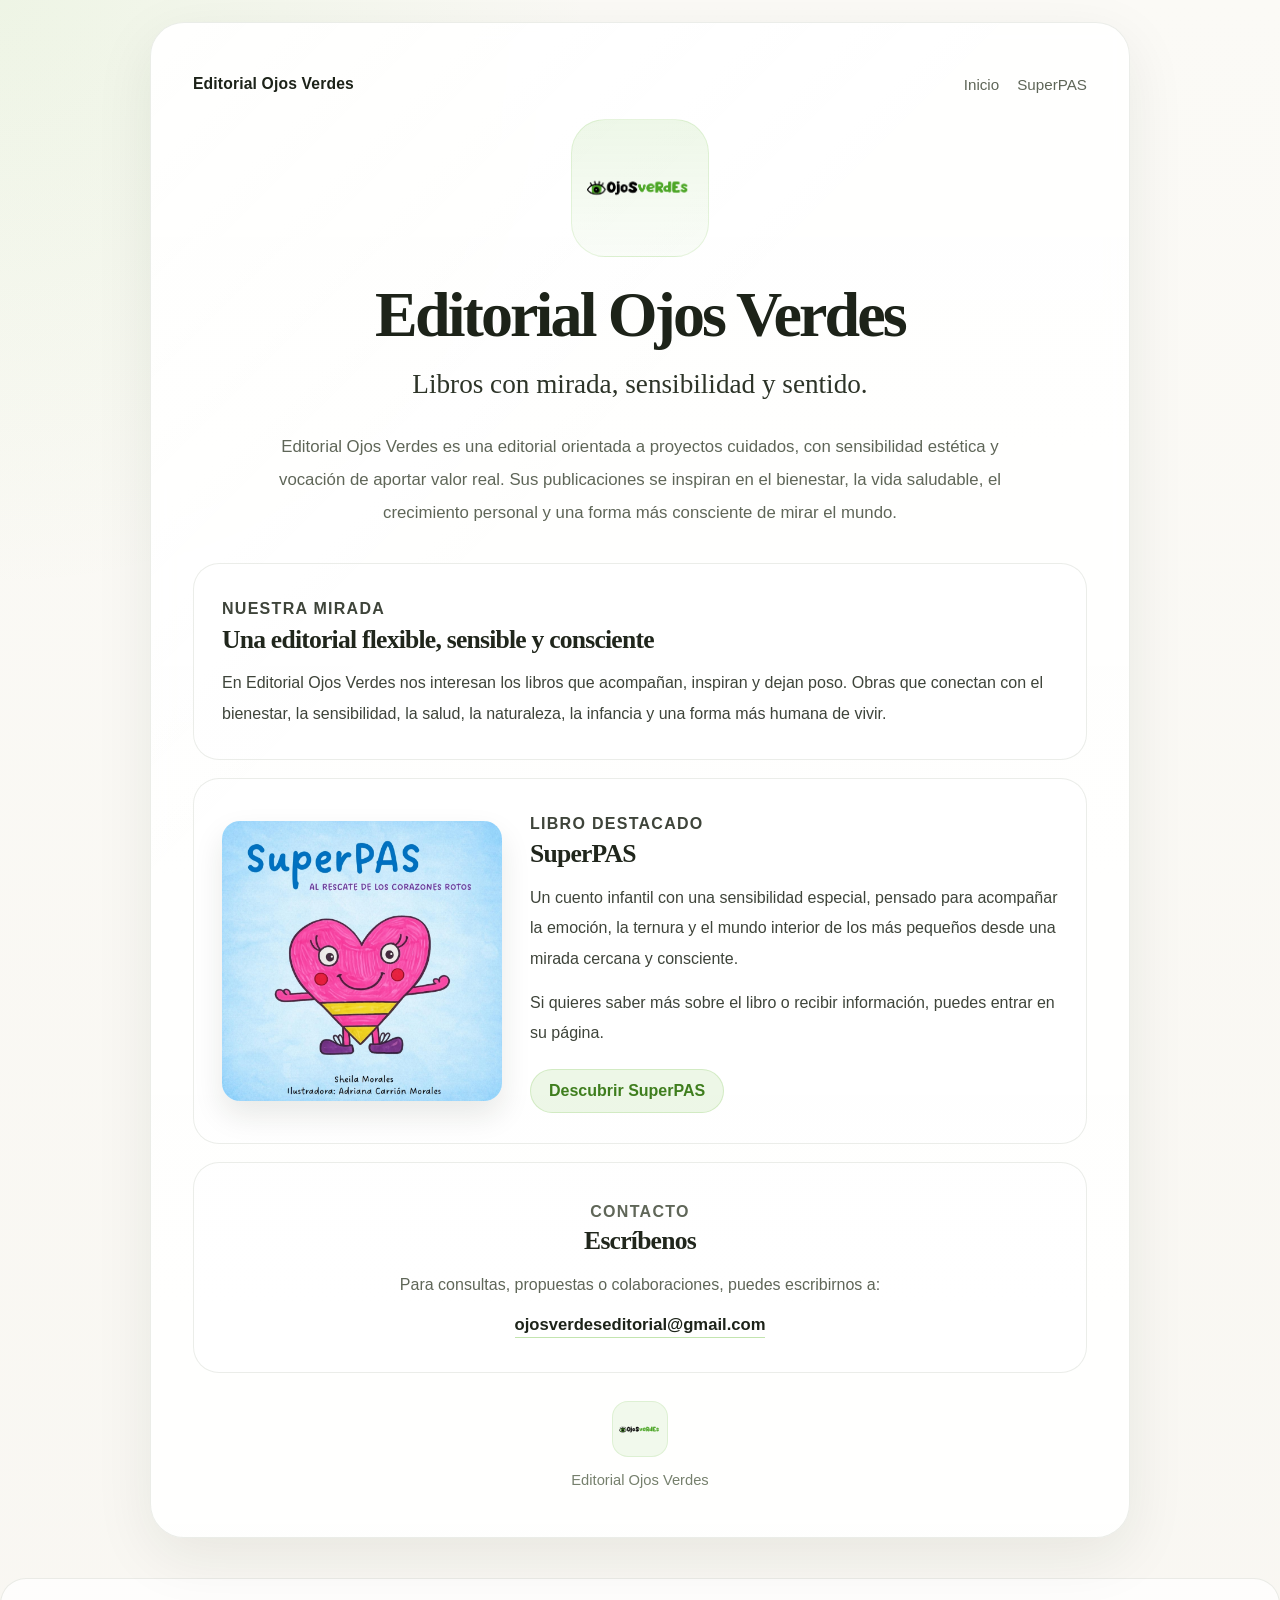
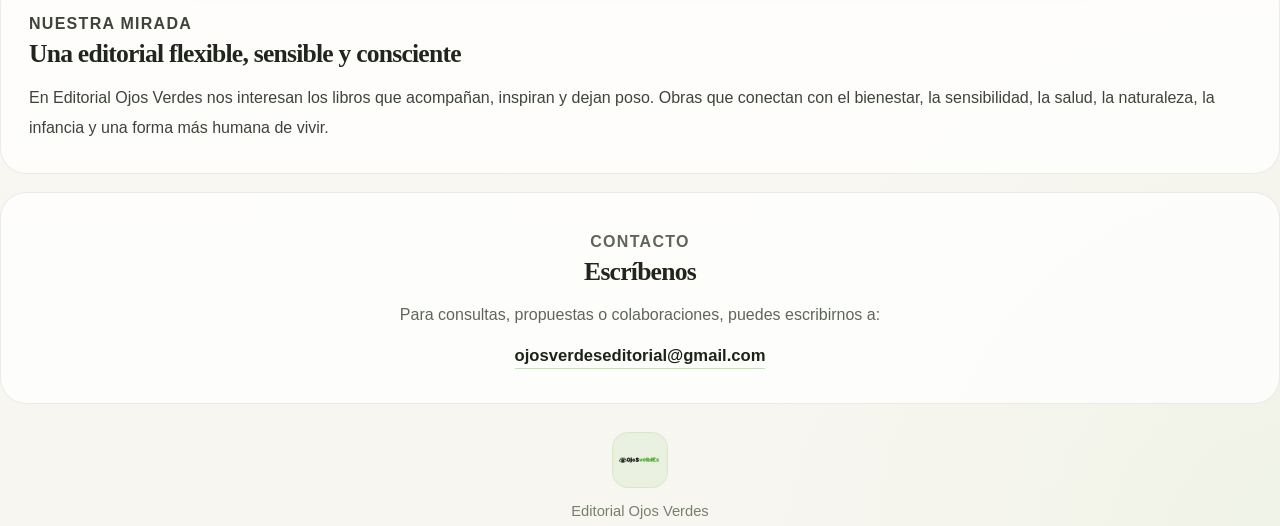
<file: index.html>
<!DOCTYPE html>
<html lang="es">
<head>
  <meta charset="UTF-8" />
  <meta name="viewport" content="width=device-width, initial-scale=1.0" />
  <title>Editorial Ojos Verdes</title>
  <meta
    name="description"
    content="Editorial Ojos Verdes. Libros con mirada, sensibilidad y sentido."
  />
  <link rel="icon" type="image/png" href="images/ojosverdesicon.png" />
  <link rel="stylesheet" href="styles.css" />
</head>
<body>
  <div class="page">
    <div class="shell">
      <main class="card">
        <div class="inner">

          <header class="site-header">
            <a class="header-brand" href="index.html">Editorial Ojos Verdes</a>
            <nav class="site-nav" aria-label="Navegación principal">
              <a href="index.html">Inicio</a>
              <a href="superpas.html">SuperPAS</a>
            </nav>
          </header>

          <section class="hero">
            <div class="hero-logo">
              <img src="images/logo-ojos-verdes.png" alt="Logo de Editorial Ojos Verdes" />
            </div>

            <h1>Editorial Ojos Verdes</h1>

            <p class="claim">
              Libros con mirada, sensibilidad y sentido.
            </p>

            <p class="intro">
              Editorial Ojos Verdes es una editorial orientada a proyectos cuidados,
              con sensibilidad estética y vocación de aportar valor real. Sus publicaciones
              se inspiran en el bienestar, la vida saludable, el crecimiento personal y una
              forma más consciente de mirar el mundo.
            </p>
          </section>

          <div class="content">
            <section class="section">
              <p class="section-label">Nuestra mirada</p>
              <h2>Una editorial flexible, sensible y consciente</h2>
              <p>
                En Editorial Ojos Verdes nos interesan los libros que acompañan, inspiran
                y dejan poso. Obras que conectan con el bienestar, la sensibilidad, la salud,
                la naturaleza, la infancia y una forma más humana de vivir.
              </p>
            </section>

            <section class="section featured-book">
              <div class="featured-book-grid">
                <div class="featured-book-cover">
                  <img src="images/superpas.jpg" alt="Portada del libro SuperPAS" />
                </div>

                <div class="featured-book-content">
                  <p class="section-label">Libro destacado</p>
                  <h2>SuperPAS</h2>
                  <p>
                    Un cuento infantil con una sensibilidad especial, pensado para acompañar
                    la emoción, la ternura y el mundo interior de los más pequeños desde una
                    mirada cercana y consciente.
                  </p>
                  <p>
                    Si quieres saber más sobre el libro o recibir información, puedes entrar
                    en su página.
                  </p>
                  <a class="button-link" href="superpas.html">Descubrir SuperPAS</a>
                </div>
              </div>
            </section>

            <section class="section contact">
              <p class="section-label">Contacto</p>
              <h2>Escríbenos</h2>
              <p>
                Para consultas, propuestas o colaboraciones, puedes escribirnos a:
              </p>
              <a class="email" href="mailto:ojosverdeseditorial@gmail.com">
                ojosverdeseditorial@gmail.com
              </a>
            </section>
          </div>

          <footer>
            <div class="footer-logo">
              <img src="images/logo-ojos-verdes.png" alt="Logo de Editorial Ojos Verdes" />
            </div>
            <div class="footer-text">Editorial Ojos Verdes</div>
          </footer>

        </div>
      </main>
    </div>
  </div>
</body>
</html>
          <div class="content">
            <section class="section">
              <p class="section-label">Nuestra mirada</p>
              <h2>Una editorial flexible, sensible y consciente</h2>
              <p>
                En Editorial Ojos Verdes nos interesan los libros que acompañan, inspiran
                y dejan poso. Obras que conectan con el bienestar, la sensibilidad, la salud,
                la naturaleza, la infancia y una forma más humana de vivir.
              </p>
            </section>

            <section class="section contact">
              <p class="section-label">Contacto</p>
              <h2>Escríbenos</h2>
              <p>
                Para consultas, propuestas o colaboraciones, puedes escribirnos a:
              </p>
              <a class="email" href="mailto:ojosverdeseditorial@gmail.com">
                ojosverdeseditorial@gmail.com
              </a>
            </section>
          </div>

          <footer>
            <div class="footer-logo">
              <img src="images/logo-ojos-verdes.png" alt="Logo de Editorial Ojos Verdes" />
            </div>
            <div class="footer-text">Editorial Ojos Verdes</div>
          </footer>

        </div>
      </main>
    </div>
  </div>
</body>
</html>
</file>
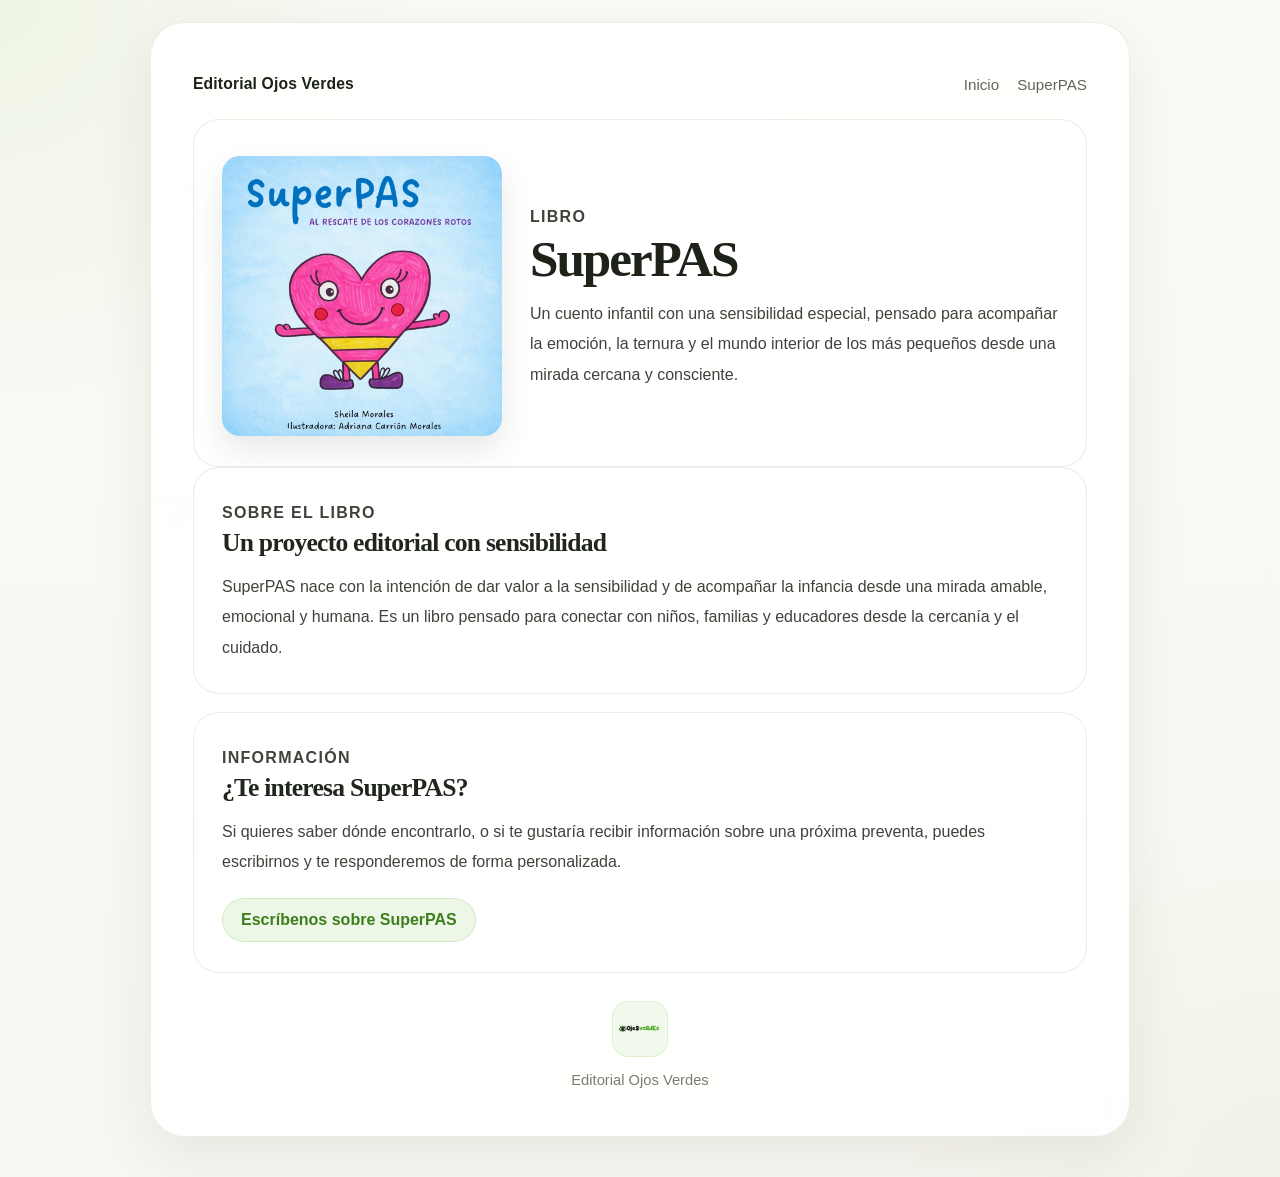
<file: superpas.html>
<!DOCTYPE html>
<html lang="es">
<head>
  <meta charset="UTF-8" />
  <meta name="viewport" content="width=device-width, initial-scale=1.0" />
  <title>SuperPAS | Editorial Ojos Verdes</title>
  <meta
    name="description"
    content="SuperPAS, un cuento infantil presentado por Editorial Ojos Verdes."
  />
  <link rel="icon" type="image/png" href="images/ojosverdesicon.png" />
  <link rel="stylesheet" href="styles.css" />
</head>
<body>
  <div class="page">
    <div class="shell">
      <main class="card">
        <div class="inner">

          <header class="site-header">
            <a class="header-brand" href="index.html">Editorial Ojos Verdes</a>
            <nav class="site-nav" aria-label="Navegación principal">
              <a href="index.html">Inicio</a>
              <a href="superpas.html">SuperPAS</a>
            </nav>
          </header>

          <section class="section featured-book featured-book-page">
            <div class="featured-book-grid">
              <div class="featured-book-cover">
                <img src="images/superpas.jpg" alt="Portada del libro SuperPAS" />
              </div>

              <div class="featured-book-content">
                <p class="section-label">Libro</p>
                <h1 class="page-title">SuperPAS</h1>
                <p class="book-lead">
                  Un cuento infantil con una sensibilidad especial, pensado para acompañar
                  la emoción, la ternura y el mundo interior de los más pequeños desde una
                  mirada cercana y consciente.
                </p>
              </div>
            </div>
          </section>

          <div class="content">
            <section class="section">
              <p class="section-label">Sobre el libro</p>
              <h2>Un proyecto editorial con sensibilidad</h2>
              <p>
                SuperPAS nace con la intención de dar valor a la sensibilidad y de acompañar
                la infancia desde una mirada amable, emocional y humana. Es un libro pensado
                para conectar con niños, familias y educadores desde la cercanía y el cuidado.
              </p>
            </section>

            <section class="section">
              <p class="section-label">Información</p>
              <h2>¿Te interesa SuperPAS?</h2>
              <p>
                Si quieres saber dónde encontrarlo, o si te gustaría recibir información
                sobre una próxima preventa, puedes escribirnos y te responderemos de forma
                personalizada.
              </p>
              <a class="button-link" href="mailto:ojosverdeseditorial@gmail.com?subject=Consulta%20sobre%20SuperPAS">
                Escríbenos sobre SuperPAS
              </a>
            </section>
          </div>

          <footer>
            <div class="footer-logo">
              <img src="images/logo-ojos-verdes.png" alt="Logo de Editorial Ojos Verdes" />
            </div>
            <div class="footer-text">Editorial Ojos Verdes</div>
          </footer>

        </div>
      </main>
    </div>
  </div>
</body>
</html>
</file>
<file: styles.css>
* {
  box-sizing: border-box;
}

:root {
  --bg: #f8f6f1;
  --bg-soft: #f3f0e8;
  --surface: rgba(255, 255, 255, 0.9);
  --surface-2: rgba(255, 255, 255, 0.75);
  --border: rgba(60, 78, 43, 0.1);
  --text: #1d2319;
  --muted: #5f6658;
  --green: #53b21c;
  --green-deep: #3f7e1e;
  --shadow: 0 18px 60px rgba(26, 35, 18, 0.08);
  --radius-xl: 34px;
  --radius-lg: 26px;
}

html {
  scroll-behavior: smooth;
}

body {
  margin: 0;
  min-height: 100vh;
  color: var(--text);
  background:
    radial-gradient(circle at top left, rgba(83, 178, 28, 0.08), transparent 24%),
    radial-gradient(circle at bottom right, rgba(83, 178, 28, 0.05), transparent 22%),
    linear-gradient(180deg, #fbfaf6 0%, var(--bg) 100%);
  font-family: -apple-system, BlinkMacSystemFont, "Segoe UI", Roboto, Helvetica, Arial, sans-serif;
}

.page {
  padding: 22px 14px 40px;
}

.shell {
  max-width: 980px;
  margin: 0 auto;
}

.card {
  background: var(--surface);
  border: 1px solid var(--border);
  border-radius: var(--radius-xl);
  box-shadow: var(--shadow);
  overflow: hidden;
  position: relative;
  backdrop-filter: blur(10px);
  -webkit-backdrop-filter: blur(10px);
}

.card::before {
  content: "";
  position: absolute;
  inset: 0;
  pointer-events: none;
  background:
    linear-gradient(135deg, rgba(255,255,255,0.38), transparent 36%),
    linear-gradient(180deg, transparent, rgba(255,255,255,0.14));
}

.inner {
  position: relative;
  z-index: 1;
  padding: 52px 42px 42px;
}

.hero {
  text-align: center;
  padding-bottom: 34px;
}

.hero-logo {
  display: inline-flex;
  align-items: center;
  justify-content: center;
  width: 138px;
  height: 138px;
  margin-bottom: 26px;
  border-radius: 34px;
  background: linear-gradient(180deg, rgba(83, 178, 28, 0.1), rgba(83, 178, 28, 0.03));
  border: 1px solid rgba(83, 178, 28, 0.12);
  overflow: hidden;
}

.hero-logo img {
  width: 106px;
  height: auto;
  display: block;
}

h1 {
  margin: 0;
  font-family: Georgia, "Times New Roman", serif;
  font-size: clamp(2.5rem, 5vw, 4.2rem);
  line-height: 1;
  letter-spacing: -0.045em;
  font-weight: 600;
  color: #1d2319;
}

.claim {
  margin: 18px auto 0;
  max-width: 650px;
  font-family: Georgia, "Times New Roman", serif;
  font-size: clamp(1.18rem, 2.3vw, 1.7rem);
  line-height: 1.4;
  color: #2d3428;
}

.intro {
  margin: 28px auto 0;
  max-width: 760px;
  font-size: 1.05rem;
  line-height: 1.95;
  color: var(--muted);
}

.content {
  display: grid;
  gap: 18px;
}

.section {
  background: var(--surface-2);
  border: 1px solid var(--border);
  border-radius: var(--radius-lg);
  padding: 30px 28px;
}

.section-label {
  margin: 0 0 10px 0;
  color: var(--green-deep);
  font-size: 0.82rem;
  font-weight: 800;
  letter-spacing: 0.08em;
  text-transform: uppercase;
}

.section h2 {
  margin: 0 0 14px 0;
  font-family: Georgia, "Times New Roman", serif;
  font-size: clamp(1.5rem, 2vw, 2.2rem);
  line-height: 1.15;
  letter-spacing: -0.03em;
  color: #20261c;
}

.section p {
  margin: 0;
  color: #3e443a;
  font-size: 1rem;
  line-height: 1.9;
}

.contact {
  text-align: center;
  padding: 34px 28px;
}

.contact p {
  max-width: 620px;
  margin: 0 auto;
  color: var(--muted);
  font-size: 1rem;
  line-height: 1.85;
}

.email {
  display: inline-block;
  margin-top: 16px;
  color: var(--text);
  text-decoration: none;
  font-weight: 600;
  font-size: 1.04rem;
  border-bottom: 1px solid rgba(83, 178, 28, 0.35);
  padding-bottom: 2px;
  word-break: break-word;
}

.email:hover {
  color: var(--green-deep);
  border-bottom-color: var(--green-deep);
}

footer {
  padding: 28px 0 2px;
  text-align: center;
  color: #76806d;
}

.footer-logo {
  display: inline-flex;
  align-items: center;
  justify-content: center;
  width: 56px;
  height: 56px;
  margin-bottom: 12px;
  border-radius: 16px;
  background: rgba(83, 178, 28, 0.08);
  border: 1px solid rgba(83, 178, 28, 0.12);
  overflow: hidden;
}

.footer-logo img {
  width: 42px;
  height: auto;
  display: block;
}

.footer-text {
  font-size: 0.92rem;
  line-height: 1.6;
}

@media (max-width: 720px) {
  .inner {
    padding: 34px 20px 28px;
  }

  .hero {
    padding-bottom: 26px;
  }

  .hero-logo {
    width: 112px;
    height: 112px;
    margin-bottom: 20px;
    border-radius: 28px;
  }

  .hero-logo img {
    width: 86px;
  }

  .intro,
  .section p,
  .contact p,
  .email {
    font-size: 0.98rem;
  }

  .section,
  .contact {
    padding: 24px 20px;
  }
  }
.site-header {
  display: flex;
  align-items: center;
  justify-content: space-between;
  gap: 20px;
  padding-bottom: 26px;
}

.header-brand {
  color: var(--text);
  text-decoration: none;
  font-weight: 600;
  font-size: 0.98rem;
  letter-spacing: 0.01em;
}

.site-nav {
  display: flex;
  align-items: center;
  gap: 18px;
}

.site-nav a {
  color: var(--muted);
  text-decoration: none;
  font-size: 0.95rem;
}

.site-nav a:hover {
  color: var(--green-deep);
}

.featured-book-grid {
  display: grid;
  grid-template-columns: 280px 1fr;
  gap: 28px;
  align-items: center;
}

.featured-book-cover img {
  width: 100%;
  max-width: 280px;
  height: auto;
  display: block;
  border-radius: 18px;
  box-shadow: 0 14px 30px rgba(26, 35, 18, 0.10);
}

.featured-book-content p + p {
  margin-top: 14px;
}

.button-link {
  display: inline-block;
  margin-top: 20px;
  padding: 12px 18px;
  border-radius: 999px;
  background: rgba(83, 178, 28, 0.10);
  border: 1px solid rgba(83, 178, 28, 0.18);
  color: var(--green-deep);
  text-decoration: none;
  font-weight: 600;
}

.button-link:hover {
  background: rgba(83, 178, 28, 0.16);
}

@media (max-width: 720px) {
  .site-header {
    flex-direction: column;
    align-items: flex-start;
    gap: 12px;
  }

  .site-nav {
    gap: 14px;
    flex-wrap: wrap;
  }

  .featured-book-grid {
    grid-template-columns: 1fr;
  }

  .featured-book-cover img {
    max-width: 220px;
  }
}
.featured-book-page {
  padding-top: 36px;
}

.page-title {
  margin: 0 0 14px 0;
  font-family: Georgia, "Times New Roman", serif;
  font-size: clamp(2rem, 4vw, 3.4rem);
  line-height: 1.02;
  letter-spacing: -0.04em;
  font-weight: 600;
  color: #1d2319;
}

.book-lead {
  margin: 0;
  max-width: 640px;
  font-size: 1.06rem;
  line-height: 1.9;
  color: var(--muted);
}
</file>
